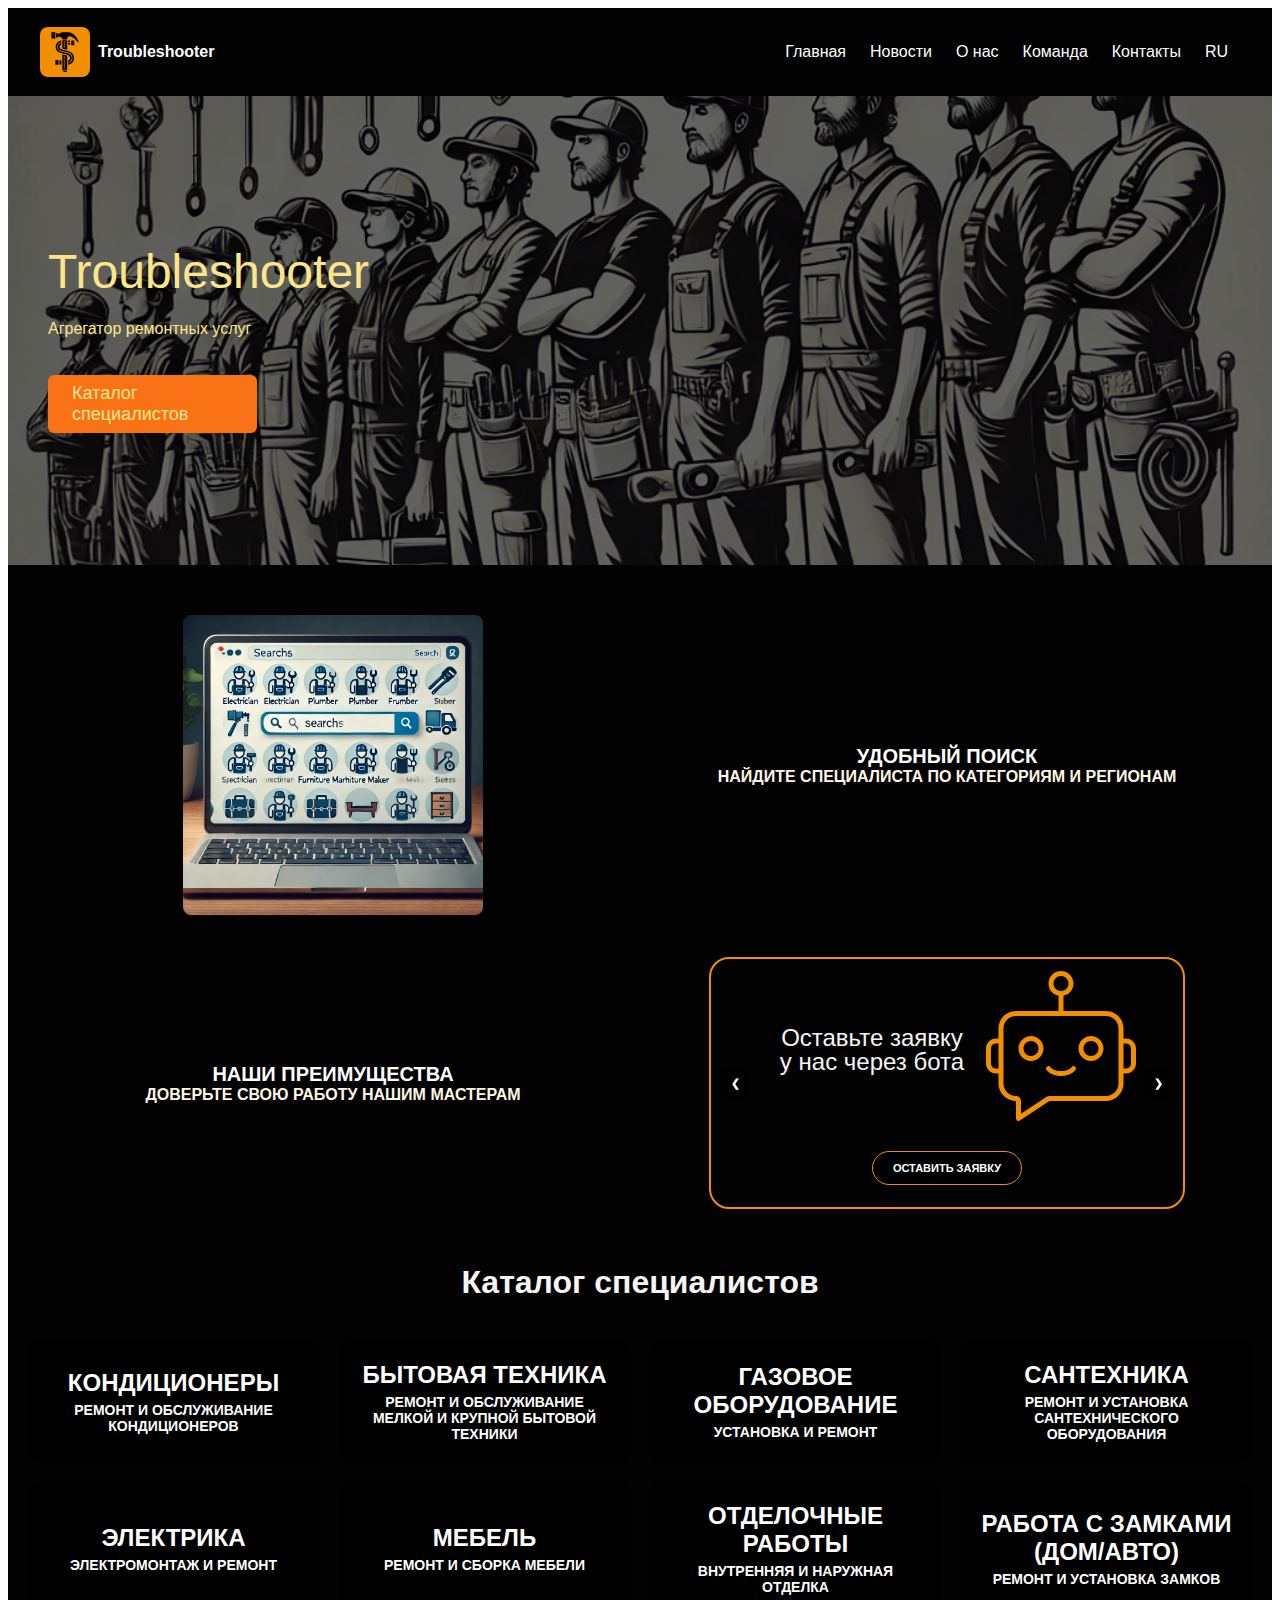
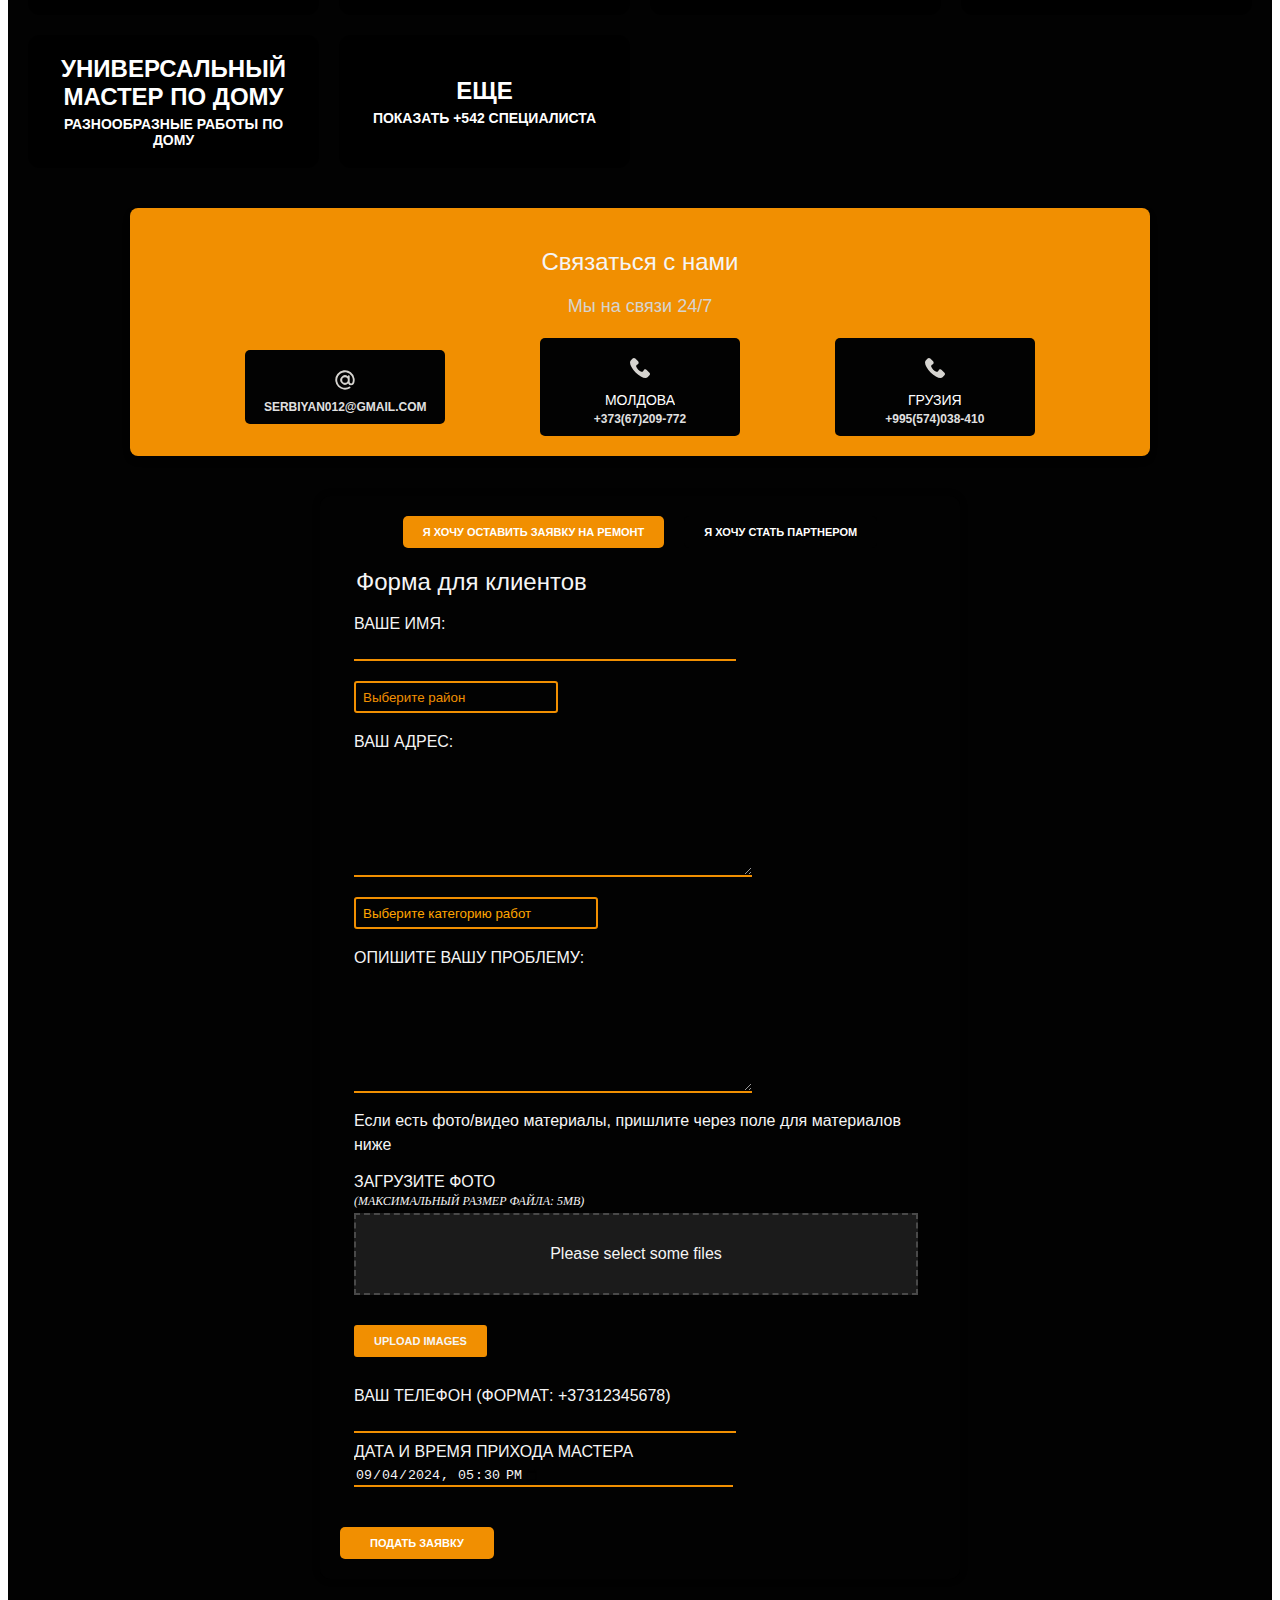
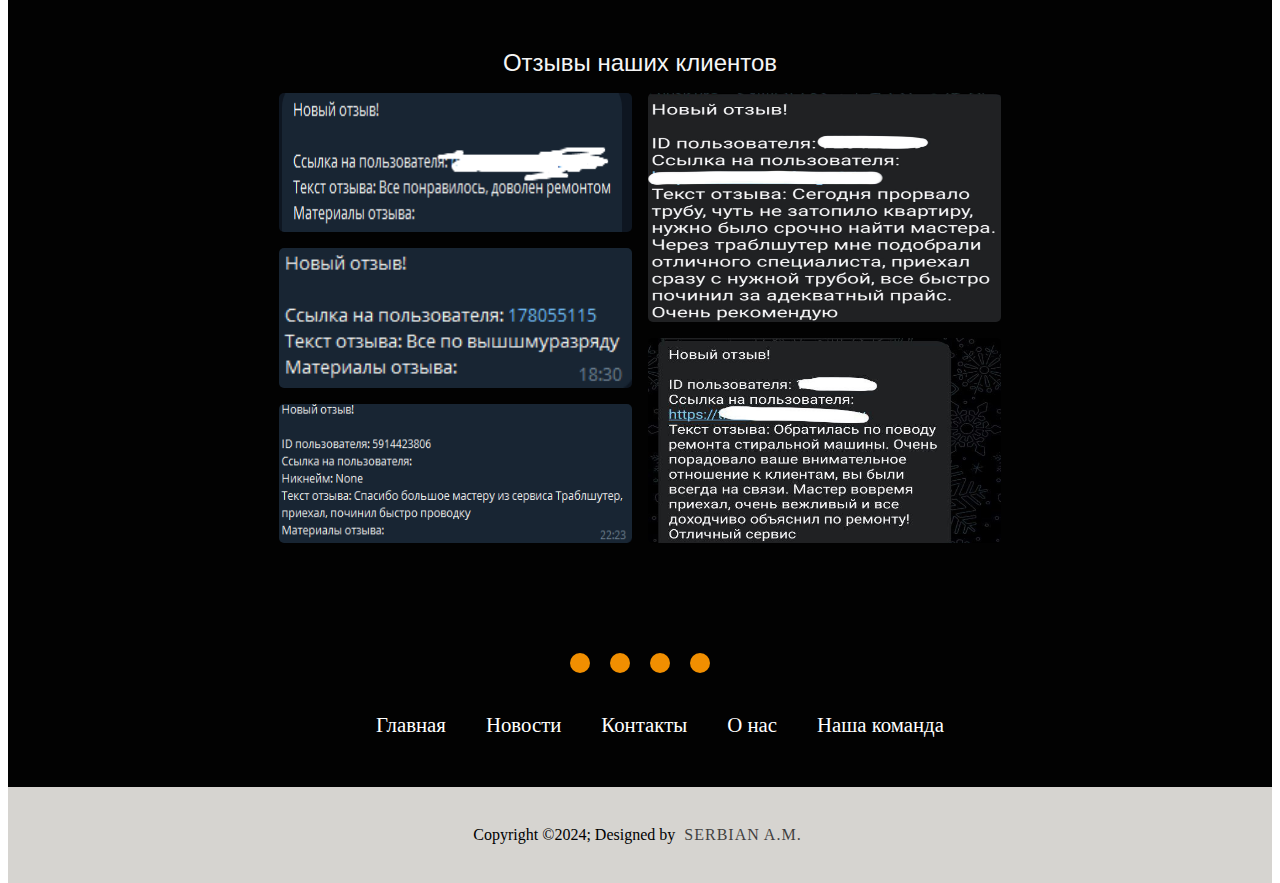
<file: index.html>
<!DOCTYPE html>
<html lang="ru">
  <head>
    <meta charset="UTF-8" />
    <meta name="viewport" content="width=device-width, initial-scale=1.0" />
    <title>Troubleshooter</title>
    <link rel="stylesheet" href="css\styles.css" />
    <link rel='website icon' type=png href='Images\logo.svg' />
    <link
      rel="stylesheet"
      href="https://cdnjs.cloudflare.com/ajax/libs/font-awesome/6.5.1/css/all.min.css"
      integrity="sha512-DTOQO9RWCH3ppGqcWaEA1BIZOC6xxalwEsw9c2QQeAIftl+Vegovlnee1c9QX4TctnWMn13TZye+giMm8e2LwA=="
      crossorigin="anonymous"
      referrerpolicy="no-referrer"
    />
    <script src="js\script.js"></script>
  </head>
  <body>
    <main>
      <header class="header">
        <nav class="nav-container">
          <div class="nav-content">
            <a class="brand-link" aria-label="Brand" href="/">
              <img src="/Images/logo.svg" alt="Logo" class="brand-logo" />
              <p class="brand-text">Troubleshooter</p>
            </a>
          </div>
          <div class="burger-container">
          <input type="checkbox" id="menu-toggle" />
          <label for="menu-toggle" class="burger-menu">☰</label>
          <label for="menu-toggle" class="close-menu">✕</label>
    
          <div class="nav-menu-wrapper">
            <ul class="nav-menu" id="nav-menu">
              <li><a href="#">Главная</a></li>
              <li><a href="#">Новости</a></li>
              <li class="dropdown">
                <a href="#" class="dropdown-toggle">О нас</a>
                <ul class="dropdown-menu">
                  <li><a href="#">О проекте</a></li>
                  <li><a href="#">Вакансии</a></li>
                  <li><a href="#">Партнеры и инвесторы</a></li>
                  <li><a href="#">Правила</a></li>
                  <li><a href="#">Политика конфиденциальности</a></li>
                </ul>
              </li>
              <li><a href="#">Команда</a></li>
              <li><a href="#">Контакты</a></li>
              <li class="lang-dropdown">
                <a href="#" class="lang-toggle">RU</a>
                <ul class="lang-menu">
                  <li><a href="#" id="en">EN</a></li>
                  <li><a href="#" id="ro">RO</a></li>
                </ul>
              </li>
            </ul>
          </div>
        </div>
        </nav>
      </header>

      <section class="hero-section">
        <div class="container">
          <div class="content">
            <div class="text-content">
              <h1 class="title">Troubleshooter</h1>
              <p class="description">Агрегатор ремонтных услуг</p>
              <div class="button-wrapper">
                <a class="cta-button" href="/catalog">Каталог специалистов</a>
              </div>
            </div>
          </div>
        </div>
      </section>
      <section class="features-section">
        <div class="grid-container">
          <!-- Первая строка: Картинка и текст -->
          <div class="grid-item image">
            <img
              class="features-img"
              src="Images/find_repairman.png"
              alt="search"
            />
          </div>
          <button
            class="tab-button active"
            id="tab-item-1"
            data-hs-tab="#tab-1"
            aria-controls="tab-1"
            role="tab"
          >
            <span class="tab-text">
              <span class="tab-title">Удобный поиск</span>
              <br />
              <span class="tab-description"
                >Найдите специалиста по категориям и регионам</span
              >
            </span>
          </button>

          <!-- Вторая строка: Текст и слайдер -->

          <button
            class="tab-button"
            id="tab-item-2"
            data-hs-tab="#tab-2"
            aria-controls="tab-2"
            role="tab"
          >
            <span class="tab-text">
              <span class="tab-title">Наши преимущества</span>
              <br />
              <span class="tab-description"
                >Доверьте свою работу нашим мастерам</span
              >
            </span>
          </button>

          <div class="grid-item slider-container">
            <div class="slider">
              <!-- Слайд 1 -->
              <div class="slide">
                <div class="content-slide">
                  <p>Оставьте заявку<br/>у нас через бота</p>
                  <svg
                    xmlns="http://www.w3.org/2000/svg"
                    version="1.1"
                    xmlns:xlink="http://www.w3.org/1999/xlink"
                    width="512"
                    height="512"
                    x="0"
                    y="0"
                    viewBox="0 0 512 512"
                    style="enable-background: new 0 0 512 512"
                    xml:space="preserve"
                    class=""
                  >
                    <g>
                      <path
                        d="M477.867 230.395h-8.533v-34.133c-.038-32.974-26.759-59.696-59.733-59.733H264.533V84.475c21.461-4.381 36.119-24.3 33.917-46.093C296.249 16.589 277.904.004 256 .004s-40.249 16.586-42.451 38.378c-2.202 21.793 12.456 41.712 33.917 46.093v52.053H102.4c-32.974.038-59.696 26.759-59.733 59.733v34.133h-8.533C15.282 230.395 0 245.677 0 264.528v51.2c0 18.851 15.282 34.133 34.133 34.133h8.533v34.133c.038 32.974 26.759 59.696 59.733 59.733v59.733a8.533 8.533 0 0 0 13.27 7.099l98.133-65.408a8.529 8.529 0 0 1 4.693-1.425H409.6c32.974-.038 59.696-26.759 59.733-59.733V349.86h8.533c18.851 0 34.133-15.282 34.133-34.133v-51.2c.001-18.85-15.281-34.132-34.132-34.132zM230.4 42.662c0-14.138 11.462-25.6 25.6-25.6 14.139 0 25.6 11.462 25.6 25.6s-11.461 25.6-25.6 25.6c-14.138 0-25.6-11.462-25.6-25.6zM34.133 332.795c-9.426 0-17.067-7.641-17.067-17.067v-51.2c0-9.426 7.641-17.067 17.067-17.067h8.533v85.333h-8.533zm418.134 51.2c-.028 23.552-19.114 42.638-42.667 42.667H218.496a25.453 25.453 0 0 0-14.199 4.267l-84.83 56.585v-43.785c0-9.426-7.641-17.067-17.067-17.067-23.552-.028-42.638-19.114-42.667-42.667V196.262c.028-23.552 19.114-42.638 42.667-42.667h307.2c23.552.028 42.638 19.114 42.667 42.667zm42.666-68.267c0 9.426-7.641 17.067-17.067 17.067h-8.533v-85.333h8.533c9.426 0 17.067 7.641 17.067 17.067z"
                        fill="#F18F01"
                        opacity="1"
                        data-original="#000000"
                      ></path>
                      <path
                        d="M153.6 221.862c-23.564 0-42.667 19.103-42.667 42.667s19.103 42.667 42.667 42.667 42.667-19.103 42.667-42.667c-.029-23.553-19.115-42.639-42.667-42.667zm0 68.266c-14.138 0-25.6-11.462-25.6-25.6s11.462-25.6 25.6-25.6 25.6 11.462 25.6 25.6-11.462 25.6-25.6 25.6zM358.4 221.862c-23.564 0-42.667 19.103-42.667 42.667s19.103 42.667 42.667 42.667 42.667-19.103 42.667-42.667c-.029-23.553-19.115-42.639-42.667-42.667zm0 68.266c-14.138 0-25.6-11.462-25.6-25.6s11.462-25.6 25.6-25.6 25.6 11.462 25.6 25.6-11.462 25.6-25.6 25.6zM303.275 325.704a8.61 8.61 0 0 0-11.767 2.449c-.358.538-9.216 13.175-35.507 13.175-26.061 0-34.987-12.425-35.499-13.158a8.533 8.533 0 0 0-11.689-2.491 8.532 8.532 0 0 0-2.715 11.639c.538.853 13.594 21.077 49.903 21.077s49.365-20.215 49.903-21.077a8.475 8.475 0 0 0-2.629-11.614z"
                        fill="#F18F01"
                        opacity="1"
                        data-original="#000000"
                      ></path>
                    </g>
                  </svg>
                  </div>
                  <div class="link-button-container">
                  <button
                    class="link-button"
                    onclick="window.location.href='#link1'"
                  >
                    Оставить заявку
                  </button>
                </div>
              </div>

              <!-- Слайд 2 -->
              <div class="slide">
                <div class="content-slide">
                  <p>
                    Доверьте свою работу<br />
                    нашим мастерам
                  </p>
                  <svg
                    xmlns="http://www.w3.org/2000/svg"
                    version="1.1"
                    xmlns:xlink="http://www.w3.org/1999/xlink"
                    width="512"
                    height="512"
                    x="0"
                    y="0"
                    viewBox="0 0 480 480.036"
                    style="enable-background: new 0 0 512 512"
                    xml:space="preserve"
                    class=""
                  >
                    <g>
                      <g fill="#F18F01">
                        <path
                          d="M344.02 416h-128a8 8 0 0 0-8 8v48a8 8 0 0 0 16 0v-40h112v40a8 8 0 0 0 16 0v-48a8 8 0 0 0-8-8zM328.02 184a8 8 0 1 1-16.001 0 8 8 0 0 1 16 0zM248.02 184a8 8 0 1 1-16.001 0 8 8 0 0 1 16 0zM435.059 293.281a8.002 8.002 0 0 0-10.442 4.36 7.996 7.996 0 0 0 4.36 10.437c21.171 8.547 35.039 29.09 35.043 51.922v112a8 8 0 0 0 16 0V360c-.004-29.32-17.79-55.707-44.961-66.719zm0 0"
                          fill="#F18F01"
                          opacity="1"
                          data-original="#231f20"
                          class=""
                        ></path>
                        <path
                          d="M392.02 112h-8c-3.434-45.18-35.848-82.875-80-93.04V16c0-8.836-7.165-16-16-16h-16c-8.836 0-16 7.164-16 16v2.96c-44.157 10.165-76.57 47.86-80 93.04h-8c-11.618.09-21.5 8.488-23.47 19.934-1.968 11.449 4.548 22.664 15.47 26.625V168c0 13.254 10.742 24 24 24h8v8a87.988 87.988 0 0 0 40 73.68V288h-17.442a23.998 23.998 0 0 0-22.558-16h-8a8 8 0 0 0 0 16h8a8 8 0 0 1 8 8v72c0 8.836-7.165 16-16 16-8.836 0-16-7.164-16-16v-72a8 8 0 0 0-8-8h-8a71.095 71.095 0 0 0-30.641 6.96 8 8 0 0 0 3.437 15.2 8.613 8.613 0 0 0 3.442-.719A55.187 55.187 0 0 1 152.02 304v168a8 8 0 0 0 16 0v-76.32c1.05.64 2.144 1.199 3.277 1.68a28.69 28.69 0 0 0 5.281 1.6h1.36c1.992.528 4.027.876 6.082 1.04 17.671 0 32-14.328 32-32h128c0 17.672 14.324 32 32 32 1.93-.023 3.859-.21 5.757-.559h1.36a28.598 28.598 0 0 0 5.281-1.601 25.7 25.7 0 0 0 3.281-1.68V472a8 8 0 0 0 16 0V296c0-13.254-10.746-24-24-24h-15.68a24 24 0 0 0-22.562 16H328.02v-14.32a88.006 88.006 0 0 0 40-73.68v-8h8c13.253 0 24-10.746 24-24v-9.441c10.917-3.961 17.433-15.176 15.464-26.625-1.964-11.446-11.851-19.844-23.464-19.934zm-208 64a8 8 0 0 1-8-8v-8h16v16zm184 112h16a8 8 0 0 1 8 8v72c0 8.836-7.165 16-16 16-8.836 0-16-7.164-16-16v-72a8 8 0 0 1 8-8zm-24 64h-128v-48h16.718c4.024 22.965 23.965 39.719 47.282 39.719 23.312 0 43.253-16.754 47.277-39.719h16.723zm-32-56c0 17.672-14.329 32-32 32-17.676 0-32-14.328-32-32v-14.078a87.302 87.302 0 0 0 64 0zm40-96c0 39.766-32.239 72-72 72-39.766 0-72-32.234-72-72v-40h144zm24-24h-8v-16h16v8a8 8 0 0 1-8 8zm16-32h-224a8 8 0 0 1 0-16h136a8 8 0 0 0 0-16h-112c3.402-36.316 28.859-66.77 64-76.559V64c0 8.836 7.164 16 16 16h16a8 8 0 0 0 0-16h-16V16h16v32a8 8 0 0 0 16 0V35.441c35.136 9.79 60.593 40.243 64 76.559h-32a8 8 0 0 0 0 16h56a8 8 0 0 1 0 16zM32.02 424c0 13.254 10.742 24 24 24 13.253 0 24-10.746 24-24s-10.747-24-24-24c-13.258 0-24 10.746-24 24zm32 0a8 8 0 1 1-16.001 0 8 8 0 0 1 16 0zm0 0"
                          fill="#F18F01"
                          opacity="1"
                          data-original="#231f20"
                          class=""
                        ></path>
                        <path
                          d="M72.02 184a8 8 0 0 0-8 8v40h-16v-40a8 8 0 0 0-8-8c-22.094 0-40 17.91-40 40v32a39.993 39.993 0 0 0 24 36.559v85.52C3.938 392.061-4.738 417.46 2.59 440.804c7.324 23.347 28.96 39.23 53.43 39.23 24.464 0 46.101-15.883 53.43-39.23 7.327-23.344-1.352-48.742-21.43-62.727v-85.52a40.006 40.006 0 0 0 24-36.558v-32c0-22.09-17.91-40-40-40zm24 72a24.005 24.005 0 0 1-18 23.121 7.997 7.997 0 0 0-6 8v96a7.997 7.997 0 0 0 4 6.879c15.675 9.05 23.32 27.508 18.636 44.992-4.687 17.488-20.535 29.649-38.636 29.649-18.106 0-33.954-12.16-38.637-29.649C12.695 417.508 20.34 399.051 36.02 390a8.005 8.005 0 0 0 4-6.879v-96a8.001 8.001 0 0 0-6-8c-10.555-2.726-17.95-12.223-18-23.121v-32a23.996 23.996 0 0 1 16-22.64V240a8 8 0 0 0 8 8h32a8 8 0 0 0 8-8v-38.64a24 24 0 0 1 16 22.64zM72.02 40c-13.258 0-24 10.746-24 24s10.742 24 24 24c13.253 0 24-10.746 24-24s-10.747-24-24-24zm0 32a8 8 0 1 1 0-16 8 8 0 0 1 0 16zm0 0"
                          fill="#F18F01"
                          opacity="1"
                          data-original="#231f20"
                          class=""
                        ></path>
                        <path
                          d="m119.457 109.84 16-27.68a7.981 7.981 0 0 0 .8-6.097 7.995 7.995 0 0 0-3.757-4.864l-8.563-4.96c.11-1.489.11-2.989 0-4.477L132.5 56.8a7.995 7.995 0 0 0 3.758-4.864 7.981 7.981 0 0 0-.801-6.097l-16-27.68A8.008 8.008 0 0 0 108.5 15.2l-8.563 4.96-3.917-2.238V8a8 8 0 0 0-8-8h-32a8 8 0 0 0-8 8v9.922l-3.922 2.238-8.559-4.96a8.013 8.013 0 0 0-10.96 2.96l-16 27.68a8.001 8.001 0 0 0 2.96 10.96l8.559 4.962a31.707 31.707 0 0 0 0 4.476L11.539 71.2A8.001 8.001 0 0 0 8.58 82.16l16 27.68a8.008 8.008 0 0 0 4.878 3.762 8.49 8.49 0 0 0 6.082-.801l8.559-4.961 3.922 2.238V120a8 8 0 0 0 8 8h32a8 8 0 0 0 8-8v-9.922l3.918-2.238 8.562 4.96a8.482 8.482 0 0 0 6.078.802 8.008 8.008 0 0 0 4.879-3.762zm-9.84-14.88-6.16-3.519a7.991 7.991 0 0 0-8.957.637 37.55 37.55 0 0 1-9.363 5.442 7.999 7.999 0 0 0-5.117 7.44V112h-16v-7.04a8.002 8.002 0 0 0-5.122-7.44 37.458 37.458 0 0 1-9.359-5.442 7.998 7.998 0 0 0-8.96-.637l-6.161 3.52-8-13.922 6.16-3.52a8.005 8.005 0 0 0 3.922-8 31.03 31.03 0 0 1 0-10.878 8.005 8.005 0 0 0-3.922-8l-6.16-3.68 8-13.922 6.16 3.52a7.998 7.998 0 0 0 8.961-.637 37.458 37.458 0 0 1 9.36-5.442 8.002 8.002 0 0 0 5.12-7.44V16h16v7.04a7.999 7.999 0 0 0 5.118 7.44 37.55 37.55 0 0 1 9.363 5.442 7.991 7.991 0 0 0 8.957.637l6.16-3.52 8 13.922-6.16 3.52a7.995 7.995 0 0 0-3.918 8 31.03 31.03 0 0 1 0 10.878 7.995 7.995 0 0 0 3.918 8l6.16 3.52zm0 0"
                          fill="#F18F01"
                          opacity="1"
                          data-original="#231f20"
                          class=""
                        ></path>
                      </g>
                    </g>
                  </svg>
                </div>
                
                <div class="link-button-container"> 
                  <button
                    class="link-button"
                    onclick="window.location.href='#link2'"
                  >
                    Каталог мастеров
                  </button>
                </div>
              </div>
              

              <!-- Слайд 3 -->
              <div class="slide">
                <div class="content-slide">
                  <p>
                    Оставьте отзыв о<br/>
                    проделанной работе
                  </p>
                  <svg
                    xmlns="http://www.w3.org/2000/svg"
                    version="1.1"
                    xmlns:xlink="http://www.w3.org/1999/xlink"
                    width="512"
                    height="512"
                    x="0"
                    y="0"
                    viewBox="0 0 60 60"
                    style="enable-background: new 0 0 512 512"
                    xml:space="preserve"
                    class=""
                  >
                    <g>
                      <path
                        d="M55 10H41.431A21.408 21.408 0 0 0 42 3.754a4 4 0 0 0-7.97-.221 10.89 10.89 0 0 1-1.43 4.229A5.232 5.232 0 0 1 30.423 10H5a5.006 5.006 0 0 0-5 5v30a5.006 5.006 0 0 0 5 5h14.558l8.169 8.989a3.056 3.056 0 0 0 4.543 0L40.442 50H55a5.006 5.006 0 0 0 5-5V15a5.006 5.006 0 0 0-5-5ZM34.326 8.769a12.836 12.836 0 0 0 1.687-5A2 2 0 0 1 40 3.884a19.419 19.419 0 0 1-2.689 11.039A2 2 0 0 0 39 18h9.932a2 2 0 0 1 0 4 1 1 0 0 0 0 2h1a2 2 0 0 1 0 4h-1a1 1 0 0 0 0 2 2 2 0 0 1 0 4h-1.968a1 1 0 0 0 0 2 2 2 0 0 1 0 4H32c-6.7 0-6.7 0-9.445-1.832A14.613 14.613 0 0 0 16 36.054V21.933a11.128 11.128 0 0 0 7.526-3.848 17.137 17.137 0 0 1 2.543-2.885 15.658 15.658 0 0 1 4.4-2.981 7.478 7.478 0 0 0 3.857-3.45ZM58 45a3 3 0 0 1-3 3H40a1 1 0 0 0-.74.328l-8.473 9.322a1.078 1.078 0 0 1-1.577 0l-8.47-9.319A1 1 0 0 0 20 48H5a3 3 0 0 1-3-3V15a3 3 0 0 1 3-3h21.829a20.945 20.945 0 0 0-2.122 1.733 18.858 18.858 0 0 0-2.8 3.175c-1.756 2.263-4.7 2.869-6.113 3.032A3 3 0 0 0 13 18H9a3 3 0 0 0-3 3v16a3 3 0 0 0 3 3h4a3 3 0 0 0 2.8-1.953 12.673 12.673 0 0 1 5.644 1.785C24.7 42 24.972 42 32 42h14.964a4 4 0 0 0 3.316-6.235 4 4 0 0 0 1.709-6.338 4 4 0 0 0 0-6.854A4 4 0 0 0 48.929 16H39a18.342 18.342 0 0 0 1.86-4H55a3 3 0 0 1 3 3Zm-44-8a1 1 0 0 1-1 1H9a1 1 0 0 1-1-1V21a1 1 0 0 1 1-1h4a1 1 0 0 1 1 1Z"
                        fill="#F18F01"
                        opacity="1"
                        data-original="#000000"
                      ></path>
                    </g>
                  </svg>
                </div>
                <div class="link-button-container">
                  <button
                    class="link-button"
                    onclick="window.location.href='#link3'"
                  >
                    Оставить отзыв
                  </button>
                </div>
              </div>
            </div>

            <!-- Кнопки переключения слайдов -->
            <button class="prev" onclick="showSlide(currentSlide - 1)">
              &#10094;
            </button>
            <button class="next" onclick="showSlide(currentSlide + 1)">
              &#10095;
            </button>
          </div>
        </div>
      </section>
      <h2 class="catalog-title">Каталог специалистов</h2>
      <section class="catalog-section">
  
      <div class="catalog-grid">

        <button class="catalog-button">

            <div class="button-title">Кондиционеры</div>

            <div class="button-description">Ремонт и обслуживание кондиционеров</div>

        </button>

        <button class="catalog-button">

            <div class="button-title">Бытовая техника</div>

            <div class="button-description">Ремонт и обслуживание мелкой и крупной бытовой техники</div>

        </button>

        <button class="catalog-button">

            <div class="button-title">Газовое оборудование</div>

            <div class="button-description">Установка и ремонт</div>

        </button>

        <button class="catalog-button">

            <div class="button-title">Сантехника</div>

            <div class="button-description">Ремонт и установка сантехнического оборудования</div>

        </button>

        <button class="catalog-button">

            <div class="button-title">Электрика</div>

            <div class="button-description">Электромонтаж и ремонт</div>

        </button>

        <button class="catalog-button">

            <div class="button-title">Мебель</div>

            <div class="button-description">Ремонт и сборка мебели</div>

        </button>

        <button class="catalog-button">

            <div class="button-title">Отделочные работы</div>

            <div class="button-description">Внутренняя и наружная отделка</div>

        </button>

        <button class="catalog-button">

            <div class="button-title">Работа с замками (дом/авто)</div>

            <div class="button-description">Ремонт и установка замков</div>

        </button>

        <button class="catalog-button">

            <div class="button-title">Универсальный мастер по дому</div>

            <div class="button-description">Разнообразные работы по дому</div>

        </button>

        <button class="catalog-button">

            <div class="button-title">Еще</div>

            <div class="button-description">Показать +542 специалиста</div>

        </button>

    </div>

</section>

      <section class="contact-section">
        <div class="contact-container">
          <h2>Связаться с нами</h2>

          <p>Мы на связи 24/7</p>

          <div class="buttons-container">
            <button class="contact-button">
              <svg
                xmlns="http://www.w3.org/2000/svg"
                version="1.1"
                xmlns:xlink="http://www.w3.org/1999/xlink"
                width="24"
                height="24"
                x="0"
                y="0"
                viewBox="0 0 32 32"
                style="enable-background: new 0 0 512 512"
                xml:space="preserve"
                class=""
              >
                <g>
                  <path
                    d="M31.348 13.8A15.5 15.5 0 0 0 .627 18.015a15.614 15.614 0 0 0 13.31 13.351 16.058 16.058 0 0 0 2.08.136 15.351 15.351 0 0 0 7.972-2.217 1.5 1.5 0 0 0-1.548-2.57 12.5 12.5 0 1 1-4.789-23.109 12.5 12.5 0 0 1 10.162 16.488 2.166 2.166 0 0 1-2.079 1.406 2.238 2.238 0 0 1-2.235-2.235V10a1.5 1.5 0 0 0-3 0v.014a7.5 7.5 0 1 0 .541 11.523 5.224 5.224 0 0 0 4.694 2.963 5.167 5.167 0 0 0 4.914-3.424 15.535 15.535 0 0 0 .699-7.276zM16 20.5a4.5 4.5 0 1 1 4.5-4.5 4.505 4.505 0 0 1-4.5 4.5z"
                    fill="#d6d4d0"
                    opacity="1"
                    data-original="#000000"
                    class=""
                  ></path>
                </g>
              </svg>
              <span>serbiyan012@gmail.com</span>
            </button>

            <button class="contact-button">
              <svg
                xmlns="http://www.w3.org/2000/svg"
                version="1.1"
                xmlns:xlink="http://www.w3.org/1999/xlink"
                width="24"
                height="24"
                x="0"
                y="0"
                viewBox="0 0 513.64 513.64"
                style="enable-background: new 0 0 512 512"
                xml:space="preserve"
                class=""
              >
                <g>
                  <path
                    d="m499.66 376.96-71.68-71.68c-25.6-25.6-69.12-15.359-79.36 17.92-7.68 23.041-33.28 35.841-56.32 30.72-51.2-12.8-120.32-79.36-133.12-133.12-7.68-23.041 7.68-48.641 30.72-56.32 33.28-10.24 43.52-53.76 17.92-79.36l-71.68-71.68c-20.48-17.92-51.2-17.92-69.12 0L18.38 62.08c-48.64 51.2 5.12 186.88 125.44 307.2s256 176.641 307.2 125.44l48.64-48.64c17.921-20.48 17.921-51.2 0-69.12z"
                    fill="#d6d4d0"
                    opacity="1"
                    data-original="#000000"
                    class=""
                  ></path>
                </g>
              </svg>

              <label>Молдова</label>

              <span>+373(67)209-772</span>
            </button>

            <button class="contact-button">
              <svg
                xmlns="http://www.w3.org/2000/svg"
                version="1.1"
                xmlns:xlink="http://www.w3.org/1999/xlink"
                width="24"
                height="24"
                x="0"
                y="0"
                viewBox="0 0 513.64 513.64"
                style="enable-background: new 0 0 512 512"
                xml:space="preserve"
                class=""
              >
                <g>
                  <path
                    d="m499.66 376.96-71.68-71.68c-25.6-25.6-69.12-15.359-79.36 17.92-7.68 23.041-33.28 35.841-56.32 30.72-51.2-12.8-120.32-79.36-133.12-133.12-7.68-23.041 7.68-48.641 30.72-56.32 33.28-10.24 43.52-53.76 17.92-79.36l-71.68-71.68c-20.48-17.92-51.2-17.92-69.12 0L18.38 62.08c-48.64 51.2 5.12 186.88 125.44 307.2s256 176.641 307.2 125.44l48.64-48.64c17.921-20.48 17.921-51.2 0-69.12z"
                    fill="#d6d4d0"
                    opacity="1"
                    data-original="#000000"
                    class=""
                  ></path>
                </g>
              </svg>

              <label>Грузия</label>

              <span>+995(574)038-410</span>
            </button>
          </div>
        </div>
      </section>

      <section class="form-section">
        <div class="form-container">
          <!-- Кнопки выбора формы -->
          <div class="form-switch">
            <button id="client-btn" class="active" onclick="showForm('client')">
              Я хочу оставить заявку на ремонт
            </button>
            <button id="partner-btn" onclick="showForm('partner')">
              Я хочу стать партнером
            </button>
          </div>

          <!-- Форма для клиентов -->
          <div id="client-form" class="form-content active">
            <form>
              <fieldset>
                <legend>Форма для клиентов</legend>
                <label for="client-name">Ваше имя:</label>
                <input
                  type="text"
                  id="client-name"
                  name="client-name"
                  required
                />

                <div class="select-wrapper">
                  <div class="select-arrow-2"></div>
                  <select name="district">
                    <option value="Select district">Выберите район</option>
                    <option value="aneni-noi">Анений-Ной</option>
                    <option value="basarabeasca">Басарабяска</option>
                    <option value="balti">Бельцы</option>
                    <option value="bender">Бендеры</option>
                    <option value="briceni">Бричаны</option>
                    <option value="cahul">Кагул</option>
                    <option value="calarasi">Калараш</option>
                    <option value="cantemir">Кантемир</option>
                    <option value="causeni">Каушаны</option>
                    <option value="cimislia">Чимишлия</option>
                    <option value="criuleni">Криуляны</option>
                    <option value="donduseni">Дондуешты</option>
                    <option value="drochia">Дрокия</option>
                    <option value="dubasari">Дубэсарь</option>
                    <option value="edinet">Единцы</option>
                    <option value="falesti">Фалешты</option>
                    <option value="floresti">Флорешты</option>
                    <option value="glodeni">Глодены</option>
                    <option value="hincesti">Хынчешты</option>
                    <option value="ialoveni">Яловены</option>
                    <option value="leova">Леова</option>
                    <option value="nisporeni">Ниспорены</option>
                    <option value="ocnita">Окница</option>
                    <option value="orhei">Орхей</option>
                    <option value="rezina">Резина</option>
                    <option value="riscani">Рышканы</option>
                    <option value="singerei">Сынжерей</option>
                    <option value="soroca">Сорока</option>
                    <option value="straseni">Страшены</option>
                    <option value="stefan-voda">Штефан Водэ</option>
                    <option value="taraclia">Тараклия</option>
                    <option value="telenesti">Теленешты</option>
                    <option value="ungheni">Унген</option>
                    <option value="tirapol">Тирасполь</option>
                    <option value="vulcanesti">Вулканешты</option>
                    <option value="chisinau">Кишинев</option>
                  </select>
                </div>

                <label for="client-address">Ваш адрес:</label>
                <textarea
                  id="client-address"
                  name="client-address"
                  required
                ></textarea>
                <div class="select-wrapper-catalog">
                  <div class="select-arrow-2"></div>
                  <select>
                    <option value="select-category">
                      Выберите категорию работ
                    </option>
                    <option value="conditioners">Кондиционеры</option>
                    <option value="home-appliances">Бытовая техника</option>
                    <option value="gas-equipment">Газовое оборудование</option>
                    <option value="plumbing">Сантехника</option>
                    <option value="electricity">Электрика</option>
                    <option value="furniture">Мебель</option>
                    <option value="finishing-works">Отделочные работы</option>
                    <option value="locks">Работа с замками (дом/авто)</option>
                    <option value="handyman">
                      Универсальный мастер по дому
                    </option>
                    <option value="other">Еще</option>
                  </select>
                </div>

                <label for="client-request">Опишите вашу проблему:</label>

                <textarea
                  id="client-request"
                  name="client-request"
                  required
                ></textarea>
                <p>
                  Если есть фото/видео материалы, пришлите через поле для
                  материалов ниже
                </p>
                <div class="form-group file-area">
                  <label for="images"
                    >Загрузите фото<br>
                    <span>(Максимальный размер файла: 5MB)</span
                    ></label
                  >
                  <input
                    type="file"
                    name="images"
                    id="images"
                    required="required"
                    multiple="multiple"
                  />
                  <div class="file-dummy">
                    <div class="success">
                      Great, your files are selected. Keep on.
                    </div>
                    <div class="default">Please select some files</div>
                  </div>
                </div>

                <div class="form-group">
                  <button type="submit">Upload images</button>
                </div>

                <label for="client-phone"
                  >Ваш телефон (Формат: +37312345678)</label
                >
                <input
                  type="tel"
                  id="client-phone"
                  name="client-phone"
                  required
                />
                <label for="meeting-time">Дата и время прихода мастера </label>
                <input
                  type="datetime-local"
                  id="meeting-time"
                  name="meeting-time"
                  value="2024-09-04T17:30"
                  min="2024-09-03T00:00"
                  max="2026-12-30T00:00"
                />
              </fieldset>
              <button type="submit" class="submit-btn">Подать заявку</button>
            </form>
          </div>

          <!-- Форма для мастеров -->
          <div id="partner-form" class="form-content">
            <form>
              <fieldset>
                <legend>Форма для партнеров</legend>
                <label for="partner-name">Ваше имя:</label>
                <input type="text" id="partner-name" name="partner-name" required />
                <label for="partner-age">Ваш возраст:</label>
                <input type="text" id="partner-age" name="partner-age" required />
                
                <label for="partner-phone"
                  >Ваш телефон (Формат: +37312345678)</label
                >
                <input
                  type="tel"
                  id="partner-phone"
                  name="partner-phone"
                  required
                />
                <div class="select-wrapper">
                  <div class="select-arrow-2"></div>
                  <select name="partner-districs">
                    <option value="Select district">
                      Выберите район работ
                    </option>
                    <option value="all-Moldova">По всей Молдове</option>
                    <option value="north-Moldova">Север Молдовы</option>
                    <option value="center-Moldova">Центр Молдовы</option>
                    <option value="south-Moldova">Юг Молдовы</option>
                    <option value="aneni-noi">Анений-Ной</option>
                    <option value="basarabeasca">Басарабяска</option>
                    <option value="balti">Бельцы</option>
                    <option value="bender">Бендеры</option>
                    <option value="briceni">Бричаны</option>
                    <option value="cahul">Кагул</option>
                    <option value="calarasi">Калараш</option>
                    <option value="cantemir">Кантемир</option>
                    <option value="causeni">Каушаны</option>
                    <option value="cimislia">Чимишлия</option>
                    <option value="criuleni">Криуляны</option>
                    <option value="donduseni">Дондуешты</option>
                    <option value="drochia">Дрокия</option>
                    <option value="dubasari">Дубэсарь</option>
                    <option value="edinet">Единцы</option>
                    <option value="falesti">Фалешты</option>
                    <option value="floresti">Флорешты</option>
                    <option value="glodeni">Глодены</option>
                    <option value="hincesti">Хынчешты</option>
                    <option value="ialoveni">Яловены</option>
                    <option value="leova">Леова</option>
                    <option value="nisporeni">Ниспорены</option>
                    <option value="ocnita">Окница</option>
                    <option value="orhei">Орхей</option>
                    <option value="rezina">Резина</option>
                    <option value="riscani">Рышканы</option>
                    <option value="singerei">Сынжерей</option>
                    <option value="soroca">Сорока</option>
                    <option value="straseni">Страшены</option>
                    <option value="stefan-voda">Штефан Водэ</option>
                    <option value="taraclia">Тараклия</option>
                    <option value="telenesti">Теленешты</option>
                    <option value="ungheni">Унген</option>
                    <option value="tirapol">Тирасполь</option>
                    <option value="vulcanesti">Вулканешты</option>
                    <option value="chisinau">Кишинев</option>
                  </select>
                </div>
                <label for="partner-experience"
                  >Уточните,что вы умеете,стажи работы:</label
                >
                <textarea
                  id="partner-experience"
                  name="partner-experience"
                  required
                ></textarea>
                <label for="partner-tools"
                  >Имеются ли у вас инструменты, какие?</label
                >
                <textarea
                  id="partner-tools"
                  name="partner-tools"
                  required
                ></textarea>
                <label for="partner-hasWork"
                  >У вас имеется постоянная работа в Молдове?</label
                >
                <div class="radio-container">
                  <input type="radio" id="work1" name="work" value="yes" />
                  <label for="work1">Да</label>
                  <input type="radio" id="work2" name="work" value="No" />
                  <label for="work2">Нет</label>
                </div>
              </fieldset>
              <button type="submit" class="submit-btn">Подать заявку</button>
            </form>
          </div>
        </div>
      </section>
      <section class="feedback-section">
        <div class="feedback-container">
          <h2>Отзывы наших клиентов</h2>
          <div class="grid-container-feedback">
            <div class="grid-item item-1">
              <img src="Images\Отзыв 1.jpg" alt="feedback 1" />
            </div>
            <div class="grid-item item-2">
              <img src="Images\Отзыв 4.jpg" alt="feedback 2" />
            </div>
            <div class="grid-item item-3">
              <img src="Images\Отзыв 5.jpg" alt="Image 3" />
            </div>
            <div class="grid-item item-4">
              <img src="Images\Отзыв 2.jpg" alt="Image 4" />
            </div>
            <div class="grid-item item-5">
              <img src="Images\отзыв 3.jpg" alt="Image 5" />
            </div>
          </div>
        </div>
      </section>
    </main>
    <footer>
      <div class="footerContainer">
        <div class="socialIcons">
          <a href="https://t.me/trobleshooter_georgia"
            ><i class="fa-brands fa-telegram"></i
          ></a>
          <a
            href="https://www.instagram.com/troubleshooter.md?igsh=MTllOTAwd2hic2gzbQ=="
            ><i class="fa-brands fa-instagram"></i
          ></a>
          <a href="https://t.me/Georgia_Troubleshooter_Bot"
            ><i class="fa-tools fa"></i
          ></a>
          <a href="mailto:serbiyan012@gmail.com"
            ><i class="fa-brands fa-at"></i
          ></a>
        </div>
        <div class="footerNav">
          <ul>
            <li><a href="">Главная</a></li>
            <li><a href="">Новости</a></li>
            <li><a href="tel:+37367209772">Контакты</a></li>
            <li><a href="">О нас</a></li>
            <li><a href="">Наша команда</a></li>
          </ul>
        </div>
      </div>
      <div class="footerBottom">
        <p>
          Copyright &copy;2024; Designed by
          <span class="designer">Serbian A.M.</span>
        </p>
      </div>
    </footer>
  </body>
</html>
</file>
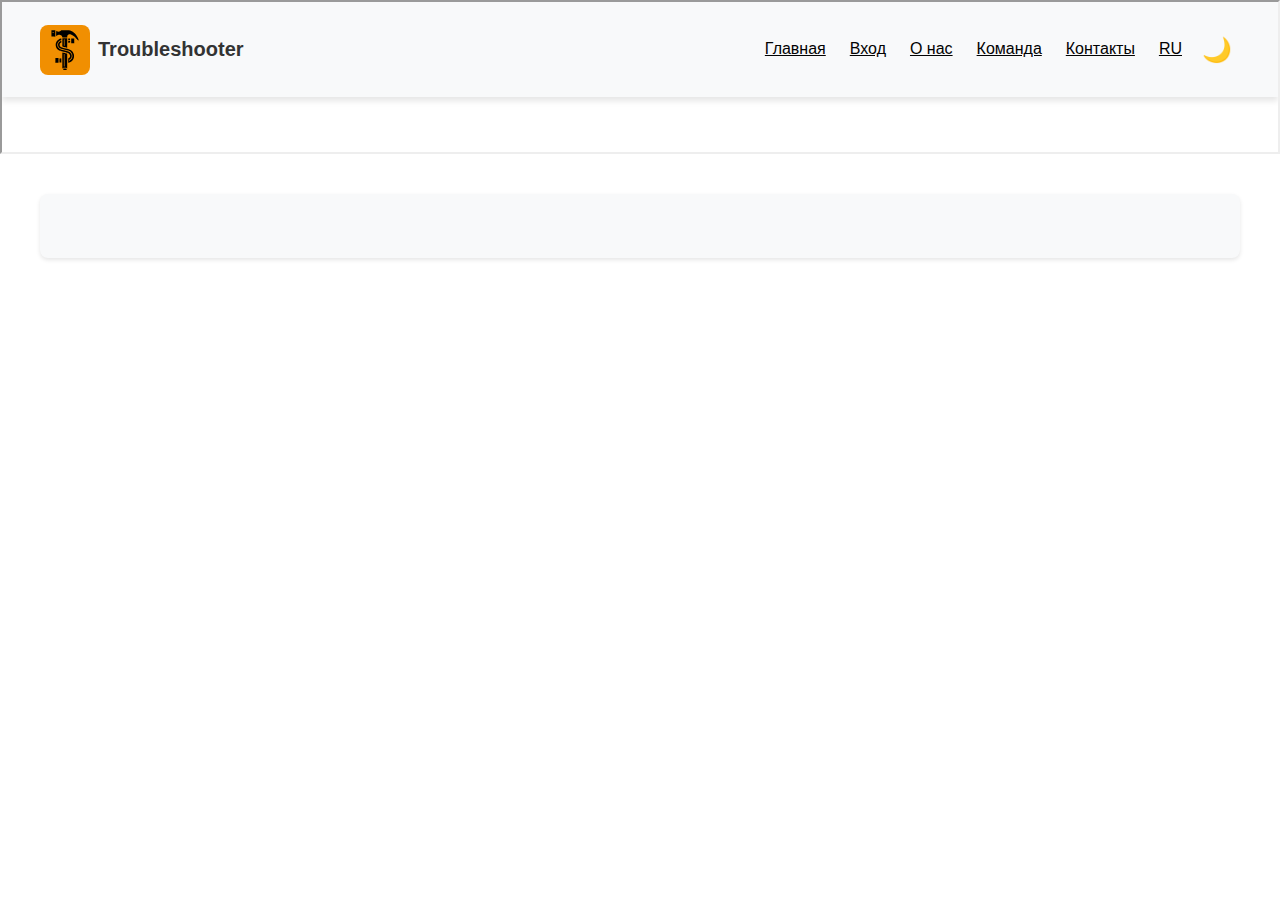
<file: privacy policy.html>
<!DOCTYPE html>
<html lang="ru">
<head>
    <meta charset="UTF-8">
    <meta name="viewport" content="width=device-width, initial-scale=1.0">
    <title>Privacy Policy</title>
    <style>
        :root {
            --bg-primary: #ffffff;
            --bg-secondary: #f8f9fa;
            --text-primary: #333333;
            --text-secondary: #666666;
            --border-color: #dee2e6;
            --accent-color: #f18f01;
            --header-bg: #f8f9fa;
            --shadow-color: rgba(0, 0, 0, 0.1);
        }
        [data-theme="dark"] {
            --bg-primary: #1a1a1a;
            --bg-secondary: #2d2d2d;
            --text-primary: #ffffff;
            --text-secondary: #cccccc;
            --border-color: #404040;
            --accent-color: #f18f01;
            --header-bg: #2d2d2d;
            --shadow-color: rgba(0, 0, 0, 0.3);
        }
        * {
            margin: 0;
            padding: 0;
            box-sizing: border-box;
            transition: background-color 0.3s, color 0.3s;
        }
        body {
            font-family: 'Segoe UI', Tahoma, Geneva, Verdana, sans-serif;
            line-height: 1.6;
            background-color: var(--bg-primary);
            color: var(--text-primary);
        }
        .header {
            background-color: var(--header-bg);
            padding: 1rem;
            position: sticky;
            top: 0;
            z-index: 1000;
            box-shadow: 0 2px 4px var(--shadow-color);
        }
        .nav-container {
            max-width: 1200px;
            margin: 0 auto;
            display: flex;
            justify-content: space-between;
            align-items: center;
        }
        .controls {
            display: flex;
            gap: 1rem;
            align-items: center;
        }
        button {
            padding: 0.5rem 1rem;
            border: none;
            border-radius: 4px;
            background-color: var(--accent-color);
            color: white;
            cursor: pointer;
            transition: opacity 0.3s;
        }
        button:hover {
            opacity: 0.9;
        }
        .theme-toggle {
            background: none;
            color: var(--text-primary);
            font-size: 1.5rem;
            padding: 0.25rem;
        }
        .content {
            max-width: 1200px;
            margin: 2rem auto;
            padding: 2rem;
            background-color: var(--bg-secondary);
            border-radius: 8px;
            box-shadow: 0 2px 4px var(--shadow-color);
        }
        .policy-section {
            display: none;
            animation: fadeIn 0.5s ease;
        }
        .policy-section.active {
            display: block;
        }
        h1 {
            font-size: 2rem;
            margin-bottom: 2rem;
            color: var(--accent-color);
        }
        h2 {
            font-size: 1.5rem;
            margin: 1.5rem 0 1rem;
            color: var(--text-primary);
        }
        p, ul, ol {
            margin-bottom: 1rem;
            color: var(--text-secondary);
        }
        ul, ol {
            margin-left: 2rem;
        }
        @keyframes fadeIn {
            from { opacity: 0; }
            to { opacity: 1; }
        }
        @media (max-width: 768px) {
            .nav-container {
                flex-direction: column;
                gap: 1rem;
            }
            .content {
                padding: 1rem;
                margin: 1rem;
            }
        }
        .language-indicator {
            position: fixed;
            bottom: 1rem;
            right: 1rem;
            padding: 0.5rem 1rem;
            background-color: var(--accent-color);
            color: white;
            border-radius: 4px;
        }
    </style>
</head>
<body>
    <iframe id="header-component" width="100%" height="fit-content" src="header.html"></iframe>
    <div class="content">
        <!-- Russian Version -->
        <div id="policy-ru" class="policy-section">
            <h1>Политика конфиденциальности</h1>
            <h2>1. Общие положения</h2>
            <p>Настоящая Политика конфиденциальности определяет порядок обработки и защиты персональных данных пользователей.</p>
            <h2>2. Сбор и использование информации</h2>
            <p>Мы собираем следующую информацию:</p>
            <ul>
                <li>Личные данные (имя, email)</li>
                <li>Технические данные (IP-адрес, cookies)</li>
                <li>Информация об использовании сервиса</li>
            </ul>
        </div>
        <!-- English Version -->
        <div id="policy-en" class="policy-section">
            <h1>Privacy Policy</h1>
            <h2>1. General Provisions</h2>
            <p>This Privacy Policy determines the procedure for processing and protecting users' personal data.</p>
            <h2>2. Collection and Use of Information</h2>
            <p>We collect the following information:</p>
            <ul>
                <li>Personal data (name, email)</li>
                <li>Technical data (IP address, cookies)</li>
                <li>Service usage information</li>
            </ul>
        </div>
        <!-- Romanian Version -->
        <div id="policy-ro" class="policy-section">
            <h1>Politica de Confidențialitate</h1>
            <h2>1. Dispoziții Generale</h2>
            <p>Această Politică de Confidențialitate stabilește procedura de procesare și protecție a datelor personale ale utilizatorilor.</p>
            <h2>2. Colectarea și Utilizarea Informațiilor</h2>
            <p>Colectăm următoarele informații:</p>
            <ul>
                <li>Date personale (nume, email)</li>
                <li>Date tehnice (adresă IP, cookies)</li>
                <li>Informații despre utilizarea serviciului</li>
            </ul>
        </div>
    </div>
    
    <script>
        // Theme switching
        function toggleTheme() {
            const isDark = document.documentElement.getAttribute('data-theme') === 'dark';
            const newTheme = isDark ? 'light' : 'dark';
            document.documentElement.setAttribute('data-theme', newTheme);
            document.getElementById('theme-toggle').textContent = isDark ? '🌙' : '☀️';
            localStorage.setItem('theme', newTheme);
        }

        // Initialize theme
        function initTheme() {
            const savedTheme = localStorage.getItem('theme');
            const prefersDark = window.matchMedia('(prefers-color-scheme: dark)').matches;
            const theme = savedTheme || (prefersDark ? 'dark' : 'light');
            document.documentElement.setAttribute('data-theme', theme);
            document.getElementById('theme-toggle').textContent = theme === 'dark' ? '☀️' : '🌙';
        }

        // Listen for system theme changes
        window.matchMedia('(prefers-color-scheme: dark)').addEventListener('change', e => {
            if (!localStorage.getItem('theme')) {
                const theme = e.matches ? 'dark' : 'light';
                document.documentElement.setAttribute('data-theme', theme);
                document.getElementById('theme-toggle').textContent = theme === 'dark' ? '☀️' : '🌙';
            }
        });

        // Change language
        function changeLanguage(lang) {
            localStorage.setItem('preferredLanguage', lang);
            document.querySelectorAll('.policy-section').forEach(section => {
                section.classList.remove('active');
            });
            document.getElementById(`policy-${lang}`).classList.add('active');
            document.getElementById('langIndicator').textContent = lang.toUpperCase();
        }

        // Initialize language
        function initLanguage() {
            const savedLang = localStorage.getItem('preferredLanguage') || 'ru';
            changeLanguage(savedLang);
        }

// Load header
async function loadHeader() {
    try {
        const response = await fetch('header.html');
        if (!response.ok) throw new Error('Не удалось загрузить header');
        const headerHTML = await response.text();
        document.getElementById('header-container').innerHTML = headerHTML;
    } catch (error) {
        console.error(error.message);
    }
}

// Sync theme and language across tabs
window.addEventListener('storage', (event) => {
    if (event.key === 'theme') {
        document.documentElement.setAttribute('data-theme', event.newValue);
        document.getElementById('theme-toggle').textContent = event.newValue === 'dark' ? '☀️' : '🌙';
    }
    if (event.key === 'preferredLanguage') {
        changeLanguage(event.newValue);
    }
});

// Read language from header and set content accordingly
function setLanguageFromHeader() {
    const headerLang = document.querySelector('header').getAttribute('lang');
    if (headerLang) {
        changeLanguage(headerLang);
    }
}

// Initialize on load
document.addEventListener('DOMContentLoaded', () => {
    initTheme();
    initLanguage();
    loadHeader().then(setLanguageFromHeader);
});
</script>
</body>
</html>
</file>
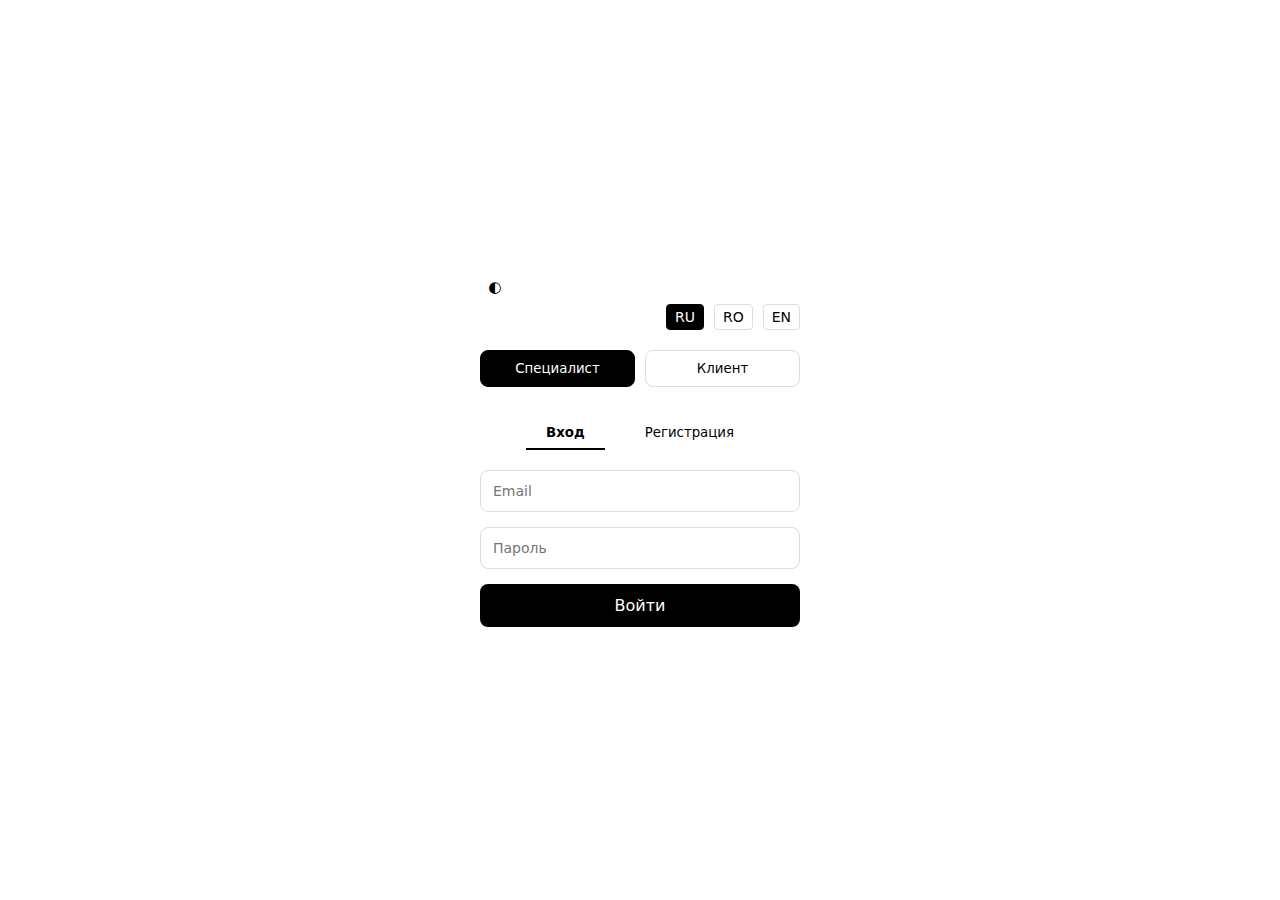
<file: regform.html>
<!DOCTYPE html>
<html lang="ru">
<head>
    <meta charset="UTF-8">
    <meta name="viewport" content="width=device-width, initial-scale=1.0">
    <title>Troubleshooter Login</title>
    <style>
        root {
            --background-color: #f5f5f5;
            --card-background: #ffffff;
            --text-color: #333333;
            --border-color: #dddddd;
            --hover-color: #f9f9f9;
            --button-color: #000000;
            --button-text: #ffffff;
            --shadow-color: rgba(0, 0, 0, 0.1);
        }

        [data-theme="dark"] {
            --background-color: #1a1a1a;
            --card-background: #2d2d2d;
            --text-color: #ffffff;
            --border-color: #404040;
            --hover-color: #3d3d3d;
            --button-color: #ffffff;
            --button-text: #000000;
            --shadow-color: rgba(0, 0, 0, 0.3);
        }

        * {
            margin: 0;
            padding: 0;
            box-sizing: border-box;
            font-family: system-ui, -apple-system, sans-serif;
        }

        body {
            background-color: var(--background-color);
            color: var(--text-color);
            display: flex;
            justify-content: center;
            align-items: center;
            min-height: 100vh;
            transition: background-color 0.3s ease;
        }

        /* Остальные стили остаются теми же */
        .container {
            background: var(--card-background);
            padding: 40px;
            border-radius: 12px;
            box-shadow: 0 4px 20px var(--shadow-color);
            width: 90%;
            max-width: 400px;
            transition: all 0.3s ease;
        }

        .theme-toggle {
            padding: 8px;
            border-radius: 50%;
            border: 1px solid var(--border-color);
            background: none;
            cursor: pointer;
            color: var(--text-color);
            display: flex;
            align-items: center;
            justify-content: center;
            transition: all 0.3s ease;
        }

        .language-selector {
            display: flex;
            justify-content: flex-end;
            gap: 10px;
            margin-bottom: 20px;
        }

        .language-btn {
            padding: 4px 8px;
            border: 1px solid #ddd;
            border-radius: 4px;
            background: none;
            cursor: pointer;
            font-size: 14px;
        }

        .language-btn.active {
            background: #000;
            color: white;
            border-color: #000;
        }

        .user-type-selector {
            display: flex;
            gap: 10px;
            margin-bottom: 30px;
        }

        .user-type-btn {
            flex: 1;
            padding: 10px;
            border: 1px solid #ddd;
            border-radius: 8px;
            background: white;
            cursor: pointer;
            transition: all 0.3s ease;
        }

        .user-type-btn.active {
            background: #000;
            color: white;
            border-color: #000;
        }

        .auth-type-switcher {
            display: flex;
            justify-content: center;
            margin-bottom: 20px;
            gap: 20px;
        }

        .auth-type-btn {
            padding: 8px 20px;
            border: none;
            background: none;
            cursor: pointer;
            border-bottom: 2px solid transparent;
            transition: all 0.3s ease;
        }

        .auth-type-btn.active {
            border-bottom: 2px solid #000;
            font-weight: bold;
        }

        .form-title {
            text-align: center;
            margin-bottom: 20px;
            font-size: 24px;
            color: #333;
        }

        input {
            width: 100%;
            padding: 12px;
            margin-bottom: 15px;
            border: 1px solid #ddd;
            border-radius: 8px;
            font-size: 14px;
        }

        input:focus {
            outline: none;
            border-color: #000;
        }

        .submit-btn {
            width: 100%;
            padding: 12px;
            background: #000;
            color: white;
            border: none;
            border-radius: 8px;
            cursor: pointer;
            font-size: 16px;
            transition: background 0.3s ease;
        }

        .submit-btn:hover {
            background: #333;
        }

        .registration-fields {
            display: none;
        }

        .registration-fields.visible {
            display: block;
        }
    </style>
</head>
<body>
    <div class="container">
        <button class="theme-toggle" aria-label="Toggle theme">
            🌓
        </button>
        <div class="language-selector">
            <button class="language-btn active" data-lang="ru">RU</button>
            <button class="language-btn" data-lang="ro">RO</button>
            <button class="language-btn" data-lang="en">EN</button>
        </div>

        <div class="user-type-selector">
            <button class="user-type-btn active" data-user-type="specialist" href="regform.html#specialist">Специалист</button>
            <button class="user-type-btn" data-user-type="client" href="regform.html#client">Клиент</button>
        </div>
      <form id="authForm">
            <div class="auth-type-switcher">
                <button type="button" class="auth-type-btn active" data-auth-type="login">Вход</button>
                <button type="button" class="auth-type-btn" data-auth-type="register">Регистрация</button>
            </div>

            <input type="email" placeholder="Email" required>
            <input type="password" placeholder="Пароль" required>
            
            <div class="registration-fields">
                <input type="text" placeholder="Имя" required>
                <input type="text" placeholder="Фамилия" required>
                <input type="tel" placeholder="Телефон" required>
            </div>

            <button type="submit" class="submit-btn">Войти</button>
        </form>
    </div>

    <script>
        const translations = {
            ru: {
                specialist: 'Специалист',
                client: 'Клиент',
                login: 'Вход',
                register: 'Регистрация',
                email: 'Email',
                password: 'Пароль',
                firstName: 'Имя',
                lastName: 'Фамилия',
                phone: 'Телефон',
                submitLogin: 'Войти',
                submitRegister: 'Зарегистрироваться'
            },
            ro: {
                specialist: 'Specialist',
                client: 'Client',
                login: 'Autentificare',
                register: 'Înregistrare',
                email: 'Email',
                password: 'Parola',
                firstName: 'Prenume',
                lastName: 'Nume',
                phone: 'Telefon',
                submitLogin: 'Conectare',
                submitRegister: 'Înregistrare'
            },
            en: {
                specialist: 'Specialist',
                client: 'Client',
                login: 'Login',
                register: 'Register',
                email: 'Email',
                password: 'Password',
                firstName: 'First Name',
                lastName: 'Last Name',
                phone: 'Phone',
                submitLogin: 'Login',
                submitRegister: 'Register'
            }
        };

        let currentLang = 'ru';
        let isRegistration = false;

        // Language switcher
        const langButtons = document.querySelectorAll('.language-btn');
        function updateTexts(lang) {
            const texts = translations[lang];
            document.querySelectorAll('[data-user-type="specialist"]')[0].textContent = texts.specialist;
            document.querySelectorAll('[data-user-type="client"]')[0].textContent = texts.client;
            document.querySelectorAll('[data-auth-type="login"]')[0].textContent = texts.login;
            document.querySelectorAll('[data-auth-type="register"]')[0].textContent = texts.register;
            
            const inputs = document.querySelectorAll('input');
            inputs[0].placeholder = texts.email;
            inputs[1].placeholder = texts.password;
            inputs[2].placeholder = texts.firstName;
            inputs[3].placeholder = texts.lastName;
            inputs[4].placeholder = texts.phone;

            const submitBtn = document.querySelector('.submit-btn');
            submitBtn.textContent = isRegistration ? texts.submitRegister : texts.submitLogin;
        }

        langButtons.forEach(btn => {
            btn.addEventListener('click', () => {
                langButtons.forEach(b => b.classList.remove('active'));
                btn.classList.add('active');
                currentLang = btn.dataset.lang;
                updateTexts(currentLang);
            });
        });

        // User type switcher
        const userTypeButtons = document.querySelectorAll('.user-type-btn');
        userTypeButtons.forEach(btn => {
            btn.addEventListener('click', () => {
                userTypeButtons.forEach(b => b.classList.remove('active'));
                btn.classList.add('active');
            });
        });
      // Auth type switcher
        const authTypeButtons = document.querySelectorAll('.auth-type-btn');
        const registrationFields = document.querySelector('.registration-fields');
        const submitButton = document.querySelector('.submit-btn');

        authTypeButtons.forEach(btn => {
            btn.addEventListener('click', () => {
                authTypeButtons.forEach(b => b.classList.remove('active'));
                btn.classList.add('active');
                
                isRegistration = btn.dataset.authType === 'register';
                registrationFields.classList.toggle('visible', isRegistration);
                submitButton.textContent = translations[currentLang][isRegistration ? 'submitRegister' : 'submitLogin'];
            });
        });

        // Form submission
        document.getElementById('authForm').addEventListener('submit', (e) => {
            e.preventDefault();
            const userType = document.querySelector('.user-type-btn.active').dataset.userType;
            const authType = document.querySelector('.auth-type-btn.active').dataset.authType;
            alert(`${authType === 'register' ? 'Регистрация' : 'Вход'} ${userType === 'specialist' ? 'специалиста' : 'клиента'}`);
        });

        // Упрощенный скрипт переключения темы
        const themeToggle = document.querySelector('.theme-toggle');
        const html = document.documentElement;
        
        themeToggle.addEventListener('click', () => {
            const currentTheme = html.getAttribute('data-theme');
            const newTheme = currentTheme === 'dark' ? '' : 'dark';
            html.setAttribute('data-theme', newTheme);
        });
    </script>
</body>
</html>
</file>
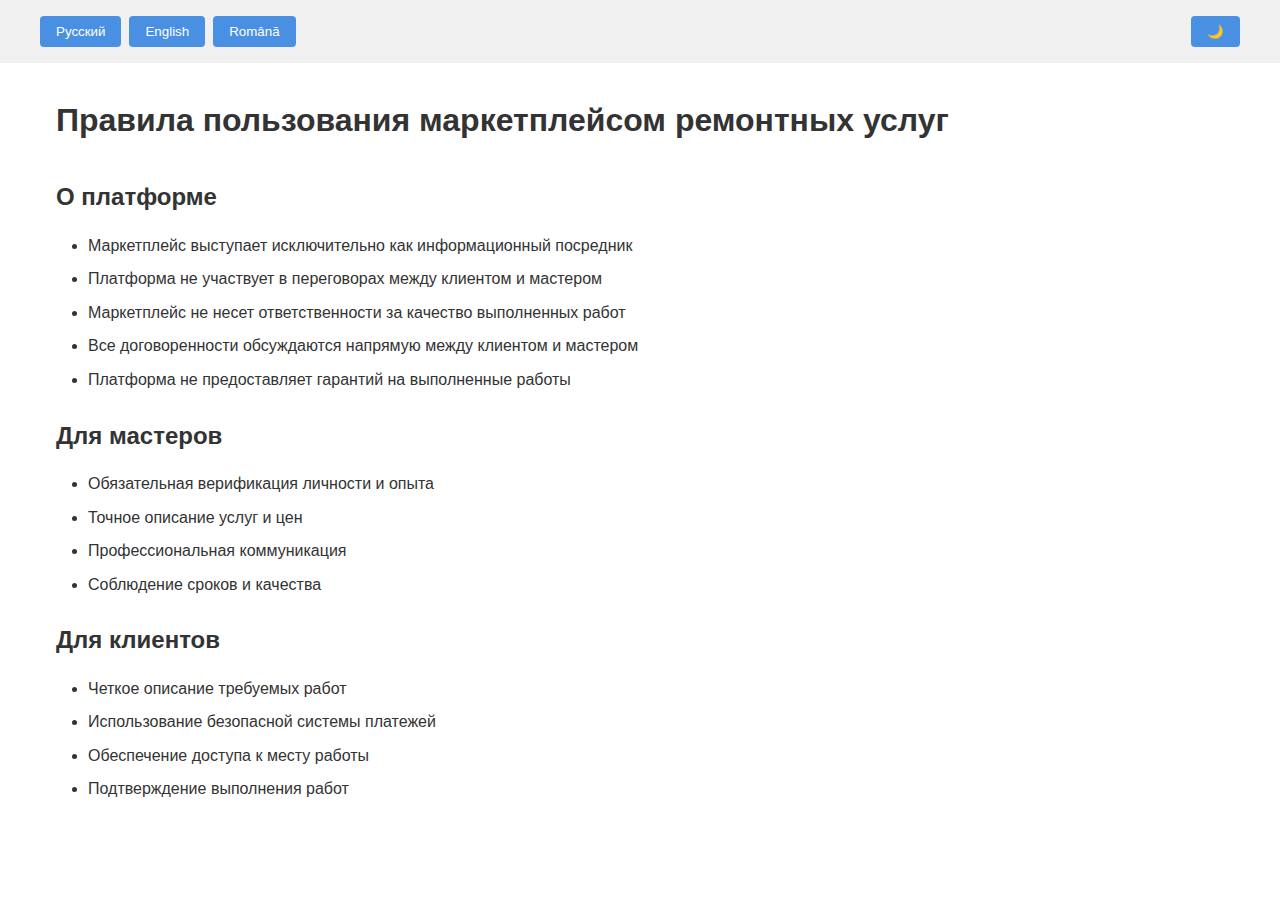
<file: ruls.html>
<!DOCTYPE html>

<html lang="ru">

<head>

    <meta charset="UTF-8">

    <meta name="viewport" content="width=device-width, initial-scale=1.0">

    <title>Marketplace Rules</title>

    <style>

        :root {

            --bg-color: #ffffff;

            --text-color: #333333;

            --header-bg: #f0f0f0;

            --border-color: #dddddd;

            --button-bg: #4a90e2;

            --button-text: #ffffff;

            --button-hover: #357abd;

        }

        [data-theme="dark"] {

            --bg-color: #1a1a1a;

            --text-color: #ffffff;

            --header-bg: #2d2d2d;

            --border-color: #404040;

            --button-bg: #2d5a8c;

            --button-hover: #1d3c5c;

        }

        * {

            margin: 0;

            padding: 0;

            box-sizing: border-box;

            transition: background-color 0.3s, color 0.3s;

        }

        body {

            font-family: Arial, sans-serif;

            line-height: 1.6;

            background-color: var(--bg-color);

            color: var(--text-color);

        }

        .header {

            background-color: var(--header-bg);

            padding: 1rem;

            position: sticky;

            top: 0;

            z-index: 100;

        }

        .controls {

            max-width: 1200px;

            margin: 0 auto;

            display: flex;

            justify-content: space-between;

            align-items: center;

            flex-wrap: wrap;

            gap: 1rem;

        }

        .language-buttons, .theme-toggle {

            display: flex;

            gap: 0.5rem;

        }

        button {

            padding: 0.5rem 1rem;

            border: none;

            border-radius: 4px;

            background-color: var(--button-bg);

            color: var(--button-text);

            cursor: pointer;

            transition: background-color 0.3s;

        }

        button:hover {

            background-color: var(--button-hover);

        }

        .content {

            max-width: 1200px;

            margin: 2rem auto;

            padding: 0 1rem;

        }

        .rules-section {

            display: none;

            animation: fadeIn 0.5s;

        }

        .rules-section.active {

            display: block;

        }

        h1 {

            margin-bottom: 2rem;

            font-size: 2rem;

        }

        h2 {

            margin: 1.5rem 0 1rem;

            font-size: 1.5rem;

        }

        ul {

            margin-left: 2rem;

            margin-bottom: 1rem;

        }

        li {

            margin-bottom: 0.5rem;

        }

        @keyframes fadeIn {

            from { opacity: 0; }

            to { opacity: 1; }

        }

        @media (max-width: 768px) {

            .controls {

                flex-direction: column;

                align-items: stretch;

            }

            .language-buttons {

                justify-content: center;

            }

            h1 {

                font-size: 1.5rem;

            }

            h2 {

                font-size: 1.25rem;

            }

        }

        @media (min-width: 2048px) {

            .content {

                max-width: 1600px;

            }

            body {

                font-size: 18px;

            }

            h1 {

                font-size: 2.5rem;

            }

            h2 {

                font-size: 2rem;

            }

        }

    </style>

</head>

<body>

    <header class="header">

        <div class="controls">

            <div class="language-buttons">

                <button onclick="changeLanguage('ru')">Русский</button>

                <button onclick="changeLanguage('en')">English</button>

                <button onclick="changeLanguage('ro')">Română</button>

            </div>

            <button onclick="toggleTheme()" id="theme-toggle">🌙</button>

        </div>

    </header>

    <main class="content">

        <!-- Russian -->

        <section id="ru" class="rules-section active">

            <h1>Правила пользования маркетплейсом ремонтных услуг</h1>

            

            <h2>О платформе</h2>

            <ul>

                <li>Маркетплейс выступает исключительно как информационный посредник</li>

                <li>Платформа не участвует в переговорах между клиентом и мастером</li>

                <li>Маркетплейс не несет ответственности за качество выполненных работ</li>

                <li>Все договоренности обсуждаются напрямую между клиентом и мастером</li>

                <li>Платформа не предоставляет гарантий на выполненные работы</li>

            </ul>

            <h2>Для мастеров</h2>

            <ul>

                <li>Обязательная верификация личности и опыта</li>

                <li>Точное описание услуг и цен</li>

                <li>Профессиональная коммуникация</li>

                <li>Соблюдение сроков и качества</li>

            </ul>

            <h2>Для клиентов</h2>

            <ul>

                <li>Четкое описание требуемых работ</li>

                <li>Использование безопасной системы платежей</li>

                <li>Обеспечение доступа к месту работы</li>

                <li>Подтверждение выполнения работ</li>

            </ul>

        </section>

        <!-- English -->

        <section id="en" class="rules-section">

            <h1>Home Repair Services Marketplace Rules</h1>

            

            <h2>About the Platform</h2>

            <ul>

                <li>The marketplace serves exclusively as an information intermediary</li>

                <li>The platform does not participate in negotiations between client and service provider</li>

                <li>The marketplace bears no responsibility for the quality of completed works</li>

                <li>All agreements are discussed directly between client and service provider</li>

                <li>The platform does not provide warranties for completed works</li>

            </ul>

            <h2>For Service Providers</h2>

            <ul>

                <li>Mandatory identity and experience verification</li>

                <li>Accurate service and pricing description</li>

                <li>Professional communication</li>

                <li>Meeting deadlines and quality standards</li>

            </ul>

            <h2>For Clients</h2>

            <ul>

                <li>Clear description of required works</li>

                <li>Use of secure payment system</li>

                <li>Providing access to work site</li>

                <li>Confirmation of work completion</li>

            </ul>

        </section>

        <!-- Romanian -->

        <section id="ro" class="rules-section">

            <h1>Reguli pentru utilizarea platformei de servicii de reparații</h1>

            

            <h2>Despre platformă</h2>

            <ul>

                <li>Platforma servește exclusiv ca intermediar informațional</li>

                <li>Platforma nu participă la negocierile dintre client și prestator</li>

                <li>Platforma nu își asumă responsabilitatea pentru calitatea lucrărilor efectuate</li>

                <li>Toate acordurile sunt discutate direct între client și prestator</li>

                <li>Platforma nu oferă garanții pentru lucrările efectuate</li>

            </ul>

            <h2>Pentru meșteri</h2>

            <ul>

                <li>Verificarea obligatorie a identității și experienței</li>

                <li>Descrierea exactă a serviciilor și prețurilor</li>

                <li>Comunicare profesională</li>

                <li>Respectarea termenelor și standardelor de calitate</li>

            </ul>

            <h2>Pentru clienți</h2>

            <ul>

                <li>Descrierea clară a lucrărilor necesare</li>

                <li>Utilizarea sistemului securizat de plăți</li>

                <li>Asigurarea accesului la locul de muncă</li>

                <li>Confirmarea finalizării lucrărilor</li>

            </ul>

        </section>

    </main>

    <script>

        function changeLanguage(lang) {

            // Hide all sections

            document.querySelectorAll('.rules-section').forEach(section => {

                section.classList.remove('active');

            });

            

            // Show selected language section

            document.getElementById(lang).classList.add('active');

            

            // Update html lang attribute

            document.documentElement.lang = lang;

        }

        function toggleTheme() {

            const theme = document.documentElement.getAttribute('data-theme') === 'dark' ? 'light' : 'dark';

            document.documentElement.setAttribute('data-theme', theme);

            

            // Update button text

            const themeToggle = document.getElementById('theme-toggle');

            themeToggle.textContent = theme === 'dark' ? '☀️' : '🌙';

        }

        // Check system preference for dark mode

        if (window.matchMedia && window.matchMedia('(prefers-color-scheme: dark)').matches) {

            document.documentElement.setAttribute('data-theme', 'dark');

            document.getElementById('theme-toggle').textContent = '☀️';

        }

        // Listen for system theme changes

        window.matchMedia('(prefers-color-scheme: dark)').addEventListener('change', e => {

            const theme = e.matches ? 'dark' : 'light';

            document.documentElement.setAttribute('data-theme', theme);

            document.getElementById('theme-toggle').textContent = theme === 'dark' ? '☀️' : '🌙';

        });

    </script>

</body>

</html>
</file>
